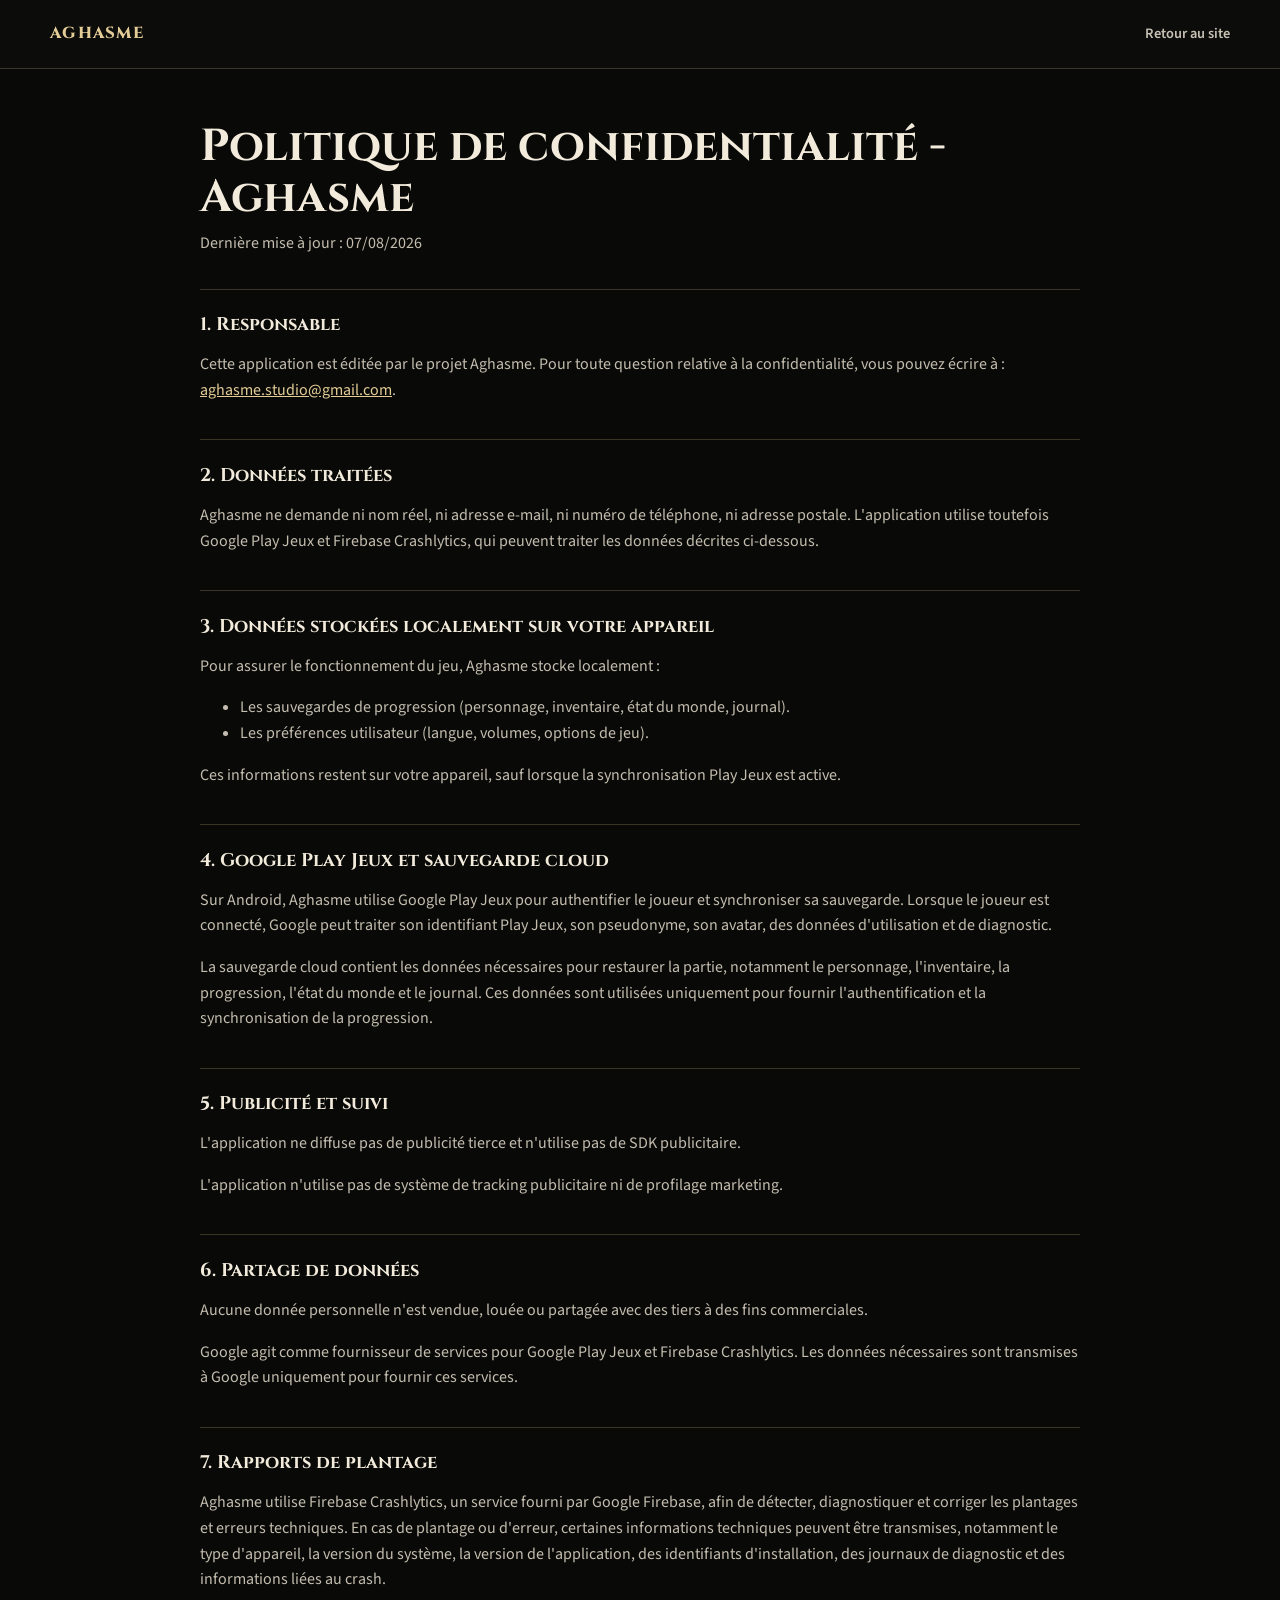
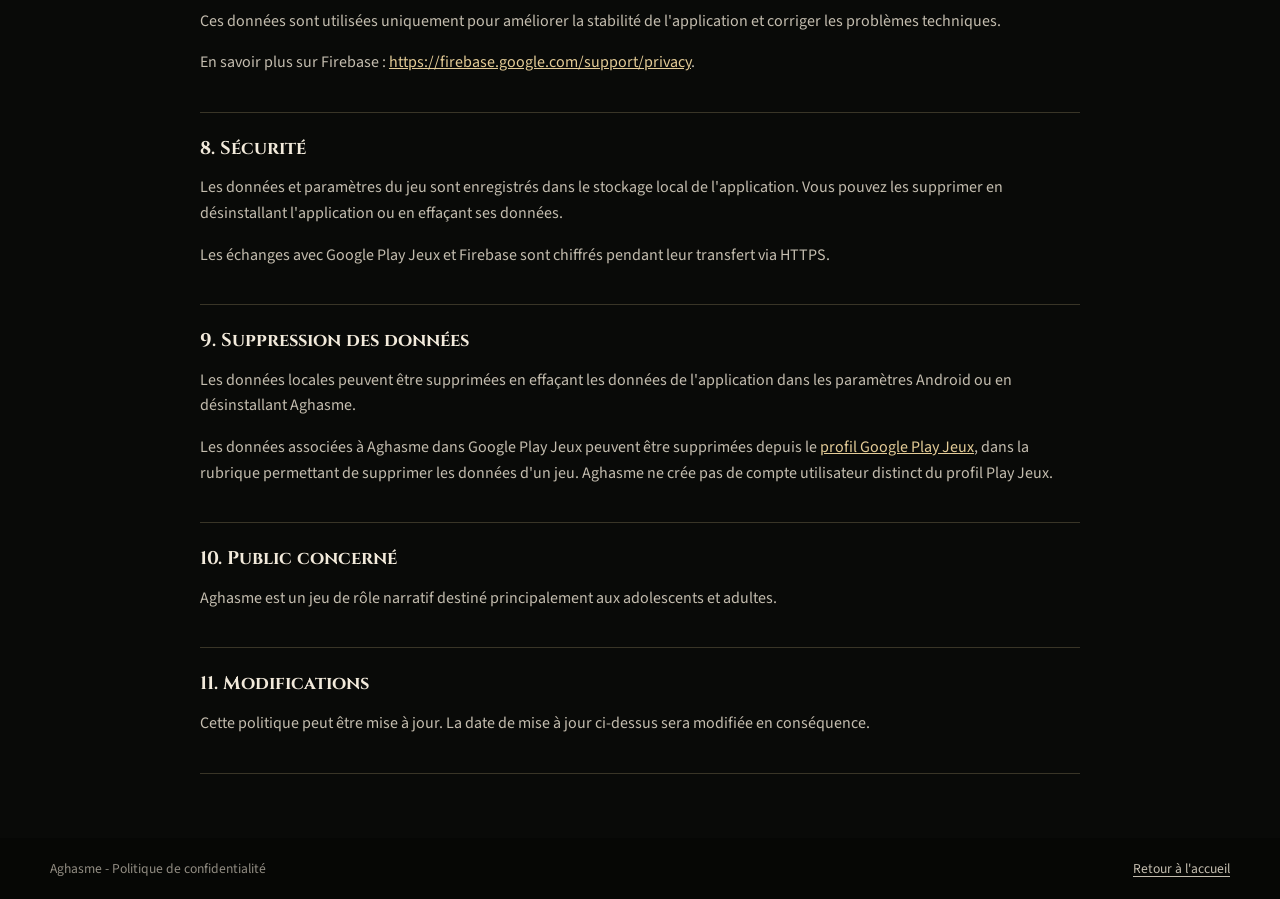
<file: privacy.html>
<!doctype html>
<html lang="fr">
  <head>
    <meta charset="UTF-8" />
    <meta name="viewport" content="width=device-width, initial-scale=1.0" />
    <title>Politique de confidentialité - Aghasme</title>
    <meta
      name="description"
      content="Politique de confidentialité de l'application mobile Aghasme."
    />
    <link rel="preconnect" href="https://fonts.googleapis.com" />
    <link rel="preconnect" href="https://fonts.gstatic.com" crossorigin />
    <link
      href="https://fonts.googleapis.com/css2?family=Cinzel:wght@500;700;800&family=Source+Sans+3:wght@400;600;700&display=swap"
      rel="stylesheet"
    />
    <link rel="stylesheet" href="./style.css" />
  </head>
  <body class="privacy-page">
    <header class="small-header">
      <div class="wrapper top-nav">
        <a class="brand" href="./index.html">AGHASME</a>
        <a class="nav-link" href="./index.html">Retour au site</a>
      </div>
    </header>

    <main class="wrapper legal">
      <h1>Politique de confidentialité - Aghasme</h1>
      <p class="legal-date">Dernière mise à jour : 07/08/2026</p>

      <section>
        <h2>1. Responsable</h2>
        <p>
          Cette application est éditée par le projet Aghasme. Pour toute question relative à la
          confidentialité, vous pouvez écrire à : <a href="mailto:aghasme.studio@gmail.com">aghasme.studio@gmail.com</a>.
        </p>
      </section>

      <section>
        <h2>2. Données traitées</h2>
        <p>
          Aghasme ne demande ni nom réel, ni adresse e-mail, ni numéro de téléphone, ni adresse
          postale. L'application utilise toutefois Google Play Jeux et Firebase Crashlytics, qui
          peuvent traiter les données décrites ci-dessous.
        </p>
      </section>

      <section>
        <h2>3. Données stockées localement sur votre appareil</h2>
        <p>Pour assurer le fonctionnement du jeu, Aghasme stocke localement :</p>
        <ul>
          <li>Les sauvegardes de progression (personnage, inventaire, état du monde, journal).</li>
          <li>Les préférences utilisateur (langue, volumes, options de jeu).</li>
        </ul>
        <p>
          Ces informations restent sur votre appareil, sauf lorsque la synchronisation Play Jeux
          est active.
        </p>
      </section>

      <section>
        <h2>4. Google Play Jeux et sauvegarde cloud</h2>
        <p>
          Sur Android, Aghasme utilise Google Play Jeux pour authentifier le joueur et synchroniser
          sa sauvegarde. Lorsque le joueur est connecté, Google peut traiter son identifiant Play
          Jeux, son pseudonyme, son avatar, des données d'utilisation et de diagnostic.
        </p>
        <p>
          La sauvegarde cloud contient les données nécessaires pour restaurer la partie, notamment
          le personnage, l'inventaire, la progression, l'état du monde et le journal. Ces données
          sont utilisées uniquement pour fournir l'authentification et la synchronisation de la
          progression.
        </p>
      </section>

      <section>
        <h2>5. Publicité et suivi</h2>
        <p>
          L'application ne diffuse pas de publicité tierce et n'utilise pas de SDK publicitaire.
        </p>
        <p>
          L'application n'utilise pas de système de tracking publicitaire ni de profilage marketing.
        </p>
      </section>

      <section>
        <h2>6. Partage de données</h2>
        <p>
          Aucune donnée personnelle n'est vendue, louée ou partagée avec des tiers à des fins
          commerciales.
        </p>
        <p>
          Google agit comme fournisseur de services pour Google Play Jeux et Firebase Crashlytics.
          Les données nécessaires sont transmises à Google uniquement pour fournir ces services.
        </p>
      </section>

      <section>
        <h2>7. Rapports de plantage</h2>
        <p>
          Aghasme utilise Firebase Crashlytics, un service fourni par Google Firebase, afin de
          détecter, diagnostiquer et corriger les plantages et erreurs techniques. En cas de
          plantage ou d'erreur, certaines informations techniques peuvent être transmises,
          notamment le type d'appareil, la version du système, la version de l'application, des
          identifiants d'installation, des journaux de diagnostic et des informations liées au
          crash.
        </p>
        <p>
          Ces données sont utilisées uniquement pour améliorer la stabilité de l'application et
          corriger les problèmes techniques.
        </p>
        <p>
          En savoir plus sur Firebase :
          <a href="https://firebase.google.com/support/privacy">https://firebase.google.com/support/privacy</a>.
        </p>
      </section>

      <section>
        <h2>8. Sécurité</h2>
        <p>
          Les données et paramètres du jeu sont enregistrés dans le stockage local de l'application.
          Vous pouvez les supprimer en désinstallant l'application ou en effaçant ses données.
        </p>
        <p>
          Les échanges avec Google Play Jeux et Firebase sont chiffrés pendant leur transfert via
          HTTPS.
        </p>
      </section>

      <section>
        <h2>9. Suppression des données</h2>
        <p>
          Les données locales peuvent être supprimées en effaçant les données de l'application dans
          les paramètres Android ou en désinstallant Aghasme.
        </p>
        <p>
          Les données associées à Aghasme dans Google Play Jeux peuvent être supprimées depuis le
          <a href="https://play.google.com/games/profile">profil Google Play Jeux</a>, dans la rubrique
          permettant de supprimer les données d'un jeu. Aghasme ne crée pas de compte utilisateur
          distinct du profil Play Jeux.
        </p>
      </section>

      <section>
        <h2>10. Public concerné</h2>
        <p>
          Aghasme est un jeu de rôle narratif destiné principalement aux adolescents et adultes.
        </p>
      </section>

      <section>
        <h2>11. Modifications</h2>
        <p>
          Cette politique peut être mise à jour. La date de mise à jour ci-dessus sera modifiée en
          conséquence.
        </p>
      </section>
    </main>

    <footer class="footer">
      <div class="wrapper footer-content">
        <p>Aghasme - Politique de confidentialité</p>
        <p><a href="./index.html">Retour à l'accueil</a></p>
      </div>
    </footer>
  </body>
</html>
</file>
<file: style.css>
:root {
  color-scheme: dark;
  --bg: #090a08;
  --bg-raised: #11130f;
  --bg-warm: #17130e;
  --surface: #151712;
  --line: rgba(228, 204, 151, 0.22);
  --text: #f2eadb;
  --text-soft: #c4bdaf;
  --gold: #e4cc97;
  --gold-strong: #caa35f;
  --ember: #b94d34;
  --forest: #5f7c53;
  --frost: #78a9c3;
  --maxw: 1180px;
}

* { box-sizing: border-box; }
html { scroll-behavior: smooth; }
html, body { margin: 0; padding: 0; }
body {
  min-width: 320px;
  font-family: "Source Sans 3", "Segoe UI", sans-serif;
  color: var(--text);
  background: var(--bg);
  line-height: 1.6;
}
img { display: block; max-width: 100%; }
a { color: inherit; }
.wrapper { width: min(var(--maxw), calc(100% - 2.5rem)); margin-inline: auto; }

.hero {
  position: relative;
  min-height: min(900px, 92svh);
  display: grid;
  grid-template-rows: auto 1fr;
  overflow: hidden;
  border-bottom: 1px solid var(--line);
  background: #17140f;
}
.hero-media, .hero-media img, .hero-shade {
  position: absolute;
  inset: 0;
  width: 100%;
  height: 100%;
}
.hero-media img { object-fit: cover; object-position: center; }
.hero-shade {
  z-index: 1;
  pointer-events: none;
  background:
    linear-gradient(90deg, rgba(5, 6, 5, 0.92) 0%, rgba(5, 6, 5, 0.54) 38%, transparent 70%),
    linear-gradient(180deg, rgba(5, 6, 5, 0.5) 0%, transparent 22%, rgba(5, 6, 5, 0.78) 100%);
}
.top-nav {
  position: relative;
  z-index: 2;
  display: flex;
  align-items: center;
  justify-content: space-between;
  gap: 1.5rem;
  min-height: 72px;
  padding-top: env(safe-area-inset-top);
  border-bottom: 1px solid rgba(255, 255, 255, 0.14);
}
.brand {
  display: inline-flex;
  align-items: center;
  gap: 0.65rem;
  font-family: "Cinzel", Georgia, serif;
  font-weight: 800;
  letter-spacing: 0.08em;
  color: var(--gold);
  text-decoration: none;
}
.brand picture, .brand img { width: 42px; height: 42px; flex: 0 0 42px; }
.nav-links { display: flex; align-items: center; gap: 1.4rem; }
.nav-links a, .nav-link {
  color: rgba(242, 234, 219, 0.82);
  font-size: 0.9rem;
  font-weight: 600;
  text-decoration: none;
  transition: color 160ms ease;
}
.nav-links a:hover, .nav-link:hover { color: var(--gold); }
.hero-content {
  position: relative;
  z-index: 2;
  align-self: end;
  padding-block: 5rem max(4.5rem, calc(3.5rem + env(safe-area-inset-bottom)));
  animation: rise 700ms ease-out both;
}
.eyebrow {
  margin: 0;
  color: var(--gold-strong);
  font-size: 0.75rem;
  font-weight: 700;
  letter-spacing: 0.12em;
  text-transform: uppercase;
}
h1, h2, h3 {
  margin: 0;
  font-family: "Cinzel", Georgia, serif;
  letter-spacing: 0;
  line-height: 1.14;
}
h1 { margin-top: 0.25rem; font-size: 6.2rem; text-transform: uppercase; }
h2 { margin-top: 0.35rem; font-size: 3rem; }
h3 { font-size: 1.65rem; }
.hero-tagline {
  margin: 0.4rem 0 0;
  max-width: 22ch;
  color: var(--gold);
  font-family: "Cinzel", Georgia, serif;
  font-size: 1.8rem;
  font-weight: 600;
  line-height: 1.35;
}
.lead { max-width: 49ch; margin: 1rem 0 0; color: rgba(242, 234, 219, 0.86); font-size: 1.05rem; }
.hero-actions { display: flex; align-items: center; flex-wrap: wrap; gap: 1.2rem; margin-top: 1.5rem; }
.btn {
  display: inline-flex;
  align-items: center;
  min-height: 42px;
  padding: 0.55rem 1rem;
  border: 1px solid transparent;
  border-radius: 6px;
  font-weight: 700;
  text-decoration: none;
}
.btn-store {
  gap: 0.6rem;
  min-width: 174px;
  color: #17140f;
  background: var(--text);
}
.btn-store:hover { background: #fffaf0; }
.btn-store > img { width: 24px; height: 24px; flex: 0 0 24px; }
.store-copy { display: grid; gap: 0.08rem; line-height: 1; }
.store-kicker { font-size: 0.62rem; font-weight: 600; letter-spacing: 0.04em; text-transform: uppercase; }
.store-name { font-size: 1rem; }
.text-link { color: var(--text); font-weight: 600; text-underline-offset: 0.25rem; }
.text-link span { display: inline-block; margin-left: 0.3rem; color: var(--gold); }

.section { padding-block: clamp(4rem, 8vw, 7rem); }
.world-intro { background: var(--bg); }
.intro-layout, .section-heading-wide {
  display: grid;
  grid-template-columns: minmax(0, 0.8fr) minmax(0, 1.2fr);
  gap: clamp(2rem, 7vw, 6rem);
  align-items: start;
}
.intro-copy { display: grid; grid-template-columns: repeat(2, minmax(0, 1fr)); gap: 2rem; }
.intro-copy p, .section-heading-wide > p { margin: 0; color: var(--text-soft); }

.portal-feature {
  position: relative;
  width: min(1400px, 100%);
  min-height: min(780px, 82svh);
  margin-inline: auto;
  display: grid;
  align-items: end;
  overflow: hidden;
  border-block: 1px solid var(--line);
  background: #12100e;
}
.portal-media, .portal-media img { position: absolute; inset: 0; width: 100%; height: 100%; }
.portal-media::after {
  content: "";
  position: absolute;
  inset: 0;
  background:
    linear-gradient(90deg, rgba(7, 7, 6, 0.86), rgba(7, 7, 6, 0.16) 64%),
    linear-gradient(180deg, transparent 54%, rgba(7, 7, 6, 0.82));
}
.portal-media img { object-fit: cover; object-position: center 54%; }
.portal-copy { position: relative; z-index: 1; padding-block: 4rem; }
.portal-copy h2 { max-width: 13ch; }
.portal-copy > p:last-child { max-width: 48ch; margin: 1rem 0 0; color: rgba(242, 234, 219, 0.82); }

.clans-section { background: var(--bg-raised); }
.section-heading-wide { margin-bottom: 2.2rem; align-items: end; }
.section-heading-wide > p { max-width: 48ch; padding-bottom: 0.35rem; }
.clan-grid { display: grid; grid-template-columns: repeat(4, minmax(0, 1fr)); gap: 0.75rem; }
.clan-card {
  position: relative;
  min-width: 0;
  aspect-ratio: 0.75;
  overflow: hidden;
  border: 1px solid var(--line);
  border-radius: 6px;
  background: var(--surface);
}
.clan-card::after {
  content: "";
  position: absolute;
  inset: 0;
  background: linear-gradient(180deg, transparent 44%, rgba(4, 5, 4, 0.96) 100%);
  pointer-events: none;
}
.clan-card picture, .clan-card img { width: 100%; height: 100%; }
.clan-card img { object-fit: cover; transition: transform 500ms ease; }
.clan-card:hover img { transform: scale(1.025); }
.clan-copy { position: absolute; z-index: 1; right: 1rem; bottom: 1.05rem; left: 1rem; }
.clan-number { margin: 0 0 0.2rem; color: var(--gold); font-family: "Cinzel", Georgia, serif; font-size: 0.72rem; }
.clan-copy p:last-child { margin: 0.45rem 0 0; color: rgba(242, 234, 219, 0.78); font-size: 0.88rem; line-height: 1.45; }
.clan-anims { border-bottom-color: var(--ember); }
.clan-sylvaris { border-bottom-color: var(--forest); }
.clan-frostfire { border-bottom-color: var(--frost); }
.clan-mekanes { border-bottom-color: var(--gold-strong); }

.heroes-section {
  overflow: hidden;
  border-top: 1px solid var(--line);
  background:
    linear-gradient(180deg, rgba(255, 255, 255, 0.018), transparent 35%),
    #0c0e0b;
}
.hero-roster {
  display: grid;
  grid-template-columns: repeat(4, minmax(0, 1fr));
  gap: 0.75rem;
  align-items: end;
}
.hero-figure {
  min-width: 0;
  margin: 0;
  text-align: center;
}
.hero-figure picture {
  display: block;
  aspect-ratio: 1;
}
.hero-figure img {
  width: 100%;
  height: 100%;
  object-fit: contain;
  filter: drop-shadow(0 18px 14px rgba(0, 0, 0, 0.48));
  transition: transform 280ms ease;
}
.hero-figure:hover img { transform: translateY(-6px); }
.hero-figure figcaption {
  display: grid;
  gap: 0.15rem;
  padding-top: 0.8rem;
  border-top: 1px solid var(--line);
  font-family: "Cinzel", Georgia, serif;
}
.hero-figure figcaption span { color: var(--gold-strong); font-size: 0.68rem; }
.hero-figure figcaption strong { font-size: 1rem; }
.hero-figure-anims figcaption { border-top-color: var(--ember); }
.hero-figure-sylvaris figcaption { border-top-color: var(--forest); }
.hero-figure-frostfire figcaption { border-top-color: var(--frost); }
.hero-figure-mekane figcaption { border-top-color: var(--gold-strong); }

.adventure-section { overflow: hidden; background: var(--bg); }
.feature-list { display: grid; gap: clamp(4rem, 10vw, 8rem); margin-top: clamp(2.5rem, 6vw, 5rem); }
.feature-row {
  display: grid;
  grid-template-columns: minmax(0, 1.35fr) minmax(260px, 0.65fr);
  gap: clamp(2rem, 6vw, 5rem);
  align-items: center;
}
.feature-row-reverse { grid-template-columns: minmax(260px, 0.65fr) minmax(0, 1.35fr); }
.feature-row-reverse .feature-media { grid-column: 2; grid-row: 1; }
.feature-row-reverse .feature-copy { grid-column: 1; grid-row: 1; }
.feature-media {
  overflow: hidden;
  aspect-ratio: 16 / 9;
  border: 1px solid var(--line);
  border-radius: 6px;
  background: var(--surface);
}
.feature-media img { width: 100%; height: 100%; object-fit: cover; }
.feature-copy { position: relative; }
.feature-copy h3 { margin-top: 0.45rem; }
.feature-copy > p:last-child { margin: 1rem 0 0; color: var(--text-soft); }
.feature-index {
  position: absolute;
  top: -3.4rem;
  right: 0;
  margin: 0;
  color: rgba(228, 204, 151, 0.12);
  font-family: "Cinzel", Georgia, serif;
  font-size: 4.5rem;
  font-weight: 700;
  line-height: 1;
}

.bestiary-section {
  overflow: hidden;
  border-top: 1px solid var(--line);
  background:
    linear-gradient(180deg, rgba(185, 77, 52, 0.045), transparent 40%),
    #0b0b09;
}
.bestiary-stage {
  display: grid;
  grid-template-columns: repeat(5, minmax(0, 1fr));
  gap: 0.35rem;
  align-items: end;
  padding-top: 1rem;
}
.monster-figure {
  min-width: 0;
  margin: 0;
  text-align: center;
}
.monster-figure picture {
  display: block;
  aspect-ratio: 1;
}
.monster-figure img {
  width: 100%;
  height: 100%;
  object-fit: contain;
  filter: drop-shadow(0 18px 15px rgba(0, 0, 0, 0.52));
  transition: transform 280ms ease;
}
.monster-figure:hover img { transform: translateY(-5px); }
.monster-figure-main img { transform: scale(1.06); }
.monster-figure-main:hover img { transform: translateY(-5px) scale(1.06); }
.monster-figure figcaption {
  min-height: 3.1rem;
  display: grid;
  place-items: center;
  padding: 0.75rem 0.35rem 0;
  border-top: 1px solid var(--line);
  color: var(--text-soft);
  font-family: "Cinzel", Georgia, serif;
  font-size: 0.82rem;
  line-height: 1.3;
}

.closing-section {
  border-block: 1px solid var(--line);
  background:
    linear-gradient(120deg, rgba(185, 77, 52, 0.1), transparent 34%),
    linear-gradient(240deg, rgba(120, 169, 195, 0.1), transparent 34%),
    var(--bg-warm);
}
.closing-content {
  min-height: 340px;
  display: grid;
  grid-template-columns: 190px minmax(0, 620px);
  gap: clamp(2rem, 6vw, 5rem);
  align-items: center;
  justify-content: center;
  padding-block: 4rem;
}
.closing-emblem, .closing-emblem img { width: 160px; height: 160px; }
.closing-content h2 { font-size: 2.65rem; }
.closing-content > div > p:last-child { margin: 1rem 0 0; color: var(--text-soft); }

.footer { background: #060705; }
.footer-content {
  display: flex;
  justify-content: space-between;
  gap: 1rem;
  flex-wrap: wrap;
  padding-block: 1.25rem max(1.25rem, env(safe-area-inset-bottom));
}
.footer p { margin: 0; color: #918c82; font-size: 0.85rem; }
.footer a { color: var(--text-soft); text-underline-offset: 0.2rem; }
.footer span { margin-inline: 0.4rem; }

.small-header { border-bottom: 1px solid var(--line); background: #0c0d0b; }
.small-header .top-nav { min-height: 68px; border-bottom: 0; }
.legal { max-width: 880px; padding-block: 3rem 4rem; }
.legal h1 { font-size: 2.8rem; text-transform: none; }
.legal-date { margin: 0.5rem 0 2rem; color: var(--text-soft); }
.legal section { padding-block: 1.25rem; border-top: 1px solid var(--line); }
.legal section:last-child { border-bottom: 1px solid var(--line); }
.legal h2 { font-size: 1.15rem; }
.legal p, .legal li { color: var(--text-soft); }
.legal a { color: var(--gold); }

@keyframes rise {
  from { opacity: 0; transform: translateY(12px); }
  to { opacity: 1; transform: translateY(0); }
}

@media (max-width: 960px) {
  h1 { font-size: 4.8rem; }
  h2 { font-size: 2.5rem; }
  h3 { font-size: 1.5rem; }
  .clan-grid { grid-template-columns: repeat(2, minmax(0, 1fr)); }
  .clan-card { aspect-ratio: 0.88; }
  .feature-row, .feature-row-reverse { grid-template-columns: minmax(0, 1.15fr) minmax(240px, 0.85fr); gap: 2rem; }
}

@media (max-width: 760px) {
  .wrapper { width: min(var(--maxw), calc(100% - 1.5rem)); }
  .hero { min-height: 88svh; }
  .hero-media img { object-position: center 48%; }
  .hero-shade {
    background:
      linear-gradient(180deg, rgba(4, 5, 4, 0.52) 0%, transparent 26%, rgba(4, 5, 4, 0.9) 76%),
      linear-gradient(90deg, rgba(4, 5, 4, 0.44), transparent 80%);
  }
  .top-nav { min-height: 62px; }
  .brand picture, .brand img { width: 36px; height: 36px; flex-basis: 36px; }
  .nav-links { display: none; }
  .hero-content { padding-block: 4rem max(2.5rem, calc(1.5rem + env(safe-area-inset-bottom))); }
  h1 { font-size: 3.25rem; }
  h2 { font-size: 2rem; }
  h3 { font-size: 1.35rem; }
  .hero-tagline { font-size: 1.2rem; }
  .lead { max-width: 36ch; font-size: 0.98rem; }
  .hero-actions { gap: 0.85rem; }
  .intro-layout, .section-heading-wide, .intro-copy { grid-template-columns: 1fr; gap: 1.25rem; }
  .intro-copy { gap: 1rem; }
  .portal-feature { min-height: 72svh; }
  .portal-media::after { background: linear-gradient(180deg, transparent 36%, rgba(7, 7, 6, 0.94) 88%); }
  .portal-copy { padding-block: 2.5rem; }
  .section-heading-wide { margin-bottom: 1.5rem; }
  .clan-grid {
    width: calc(100% + 0.75rem);
    margin-right: -0.75rem;
    padding-right: 0.75rem;
    display: flex;
    gap: 0.75rem;
    overflow-x: auto;
    scroll-snap-type: x mandatory;
    scrollbar-width: none;
  }
  .clan-grid::-webkit-scrollbar { display: none; }
  .clan-card {
    width: min(78vw, 340px);
    min-width: min(78vw, 340px);
    aspect-ratio: 0.76;
    scroll-snap-align: start;
  }
  .hero-roster,
  .bestiary-stage {
    width: calc(100% + 0.75rem);
    margin-right: -0.75rem;
    padding-right: 0.75rem;
    display: flex;
    gap: 0.5rem;
    overflow-x: auto;
    scroll-snap-type: x mandatory;
    scrollbar-width: none;
  }
  .hero-roster::-webkit-scrollbar,
  .bestiary-stage::-webkit-scrollbar { display: none; }
  .hero-figure {
    width: min(68vw, 300px);
    min-width: min(68vw, 300px);
    scroll-snap-align: start;
  }
  .monster-figure,
  .monster-figure-main {
    width: min(62vw, 270px);
    min-width: min(62vw, 270px);
    scroll-snap-align: start;
  }
  .monster-figure-main img { transform: none; }
  .monster-figure-main:hover img { transform: translateY(-5px); }
  .feature-list { gap: 4.5rem; }
  .feature-row, .feature-row-reverse { width: 100%; grid-template-columns: 1fr; gap: 1.4rem; }
  .feature-row-reverse .feature-media, .feature-row-reverse .feature-copy { grid-column: 1; }
  .feature-row-reverse .feature-media { grid-row: 1; }
  .feature-row-reverse .feature-copy { grid-row: 2; }
  .feature-media { border-radius: 0; border-inline: 0; }
  .feature-copy { width: calc(100% - 1.5rem); margin-inline: auto; }
  .feature-index { top: -2.5rem; font-size: 3.5rem; }
  .closing-content { min-height: 0; grid-template-columns: 88px 1fr; gap: 1.25rem; padding-block: 3rem; }
  .closing-emblem, .closing-emblem img { width: 88px; height: 88px; }
  .footer-content { display: grid; gap: 0.35rem; }
  .legal { padding-block: 2rem 3rem; overflow-wrap: anywhere; }
  .legal h1 { font-size: 2rem; }
}

@media (max-width: 440px) {
  .brand { font-size: 0.9rem; }
  .nav-links a { font-size: 0.82rem; }
  .hero-actions { align-items: flex-start; flex-direction: column; }
  .closing-content { grid-template-columns: 1fr; }
  .closing-emblem, .closing-emblem img { width: 72px; height: 72px; }
}

@media (max-width: 360px) {
  h1 { font-size: 2.75rem; }
  h2 { font-size: 1.75rem; }
  .hero-tagline { font-size: 1.08rem; }
}

@media (prefers-reduced-motion: reduce) {
  html { scroll-behavior: auto; }
  .hero-content { animation: none; }
  .clan-card img,
  .hero-figure img,
  .monster-figure img { transition: none; }
}
</file>
